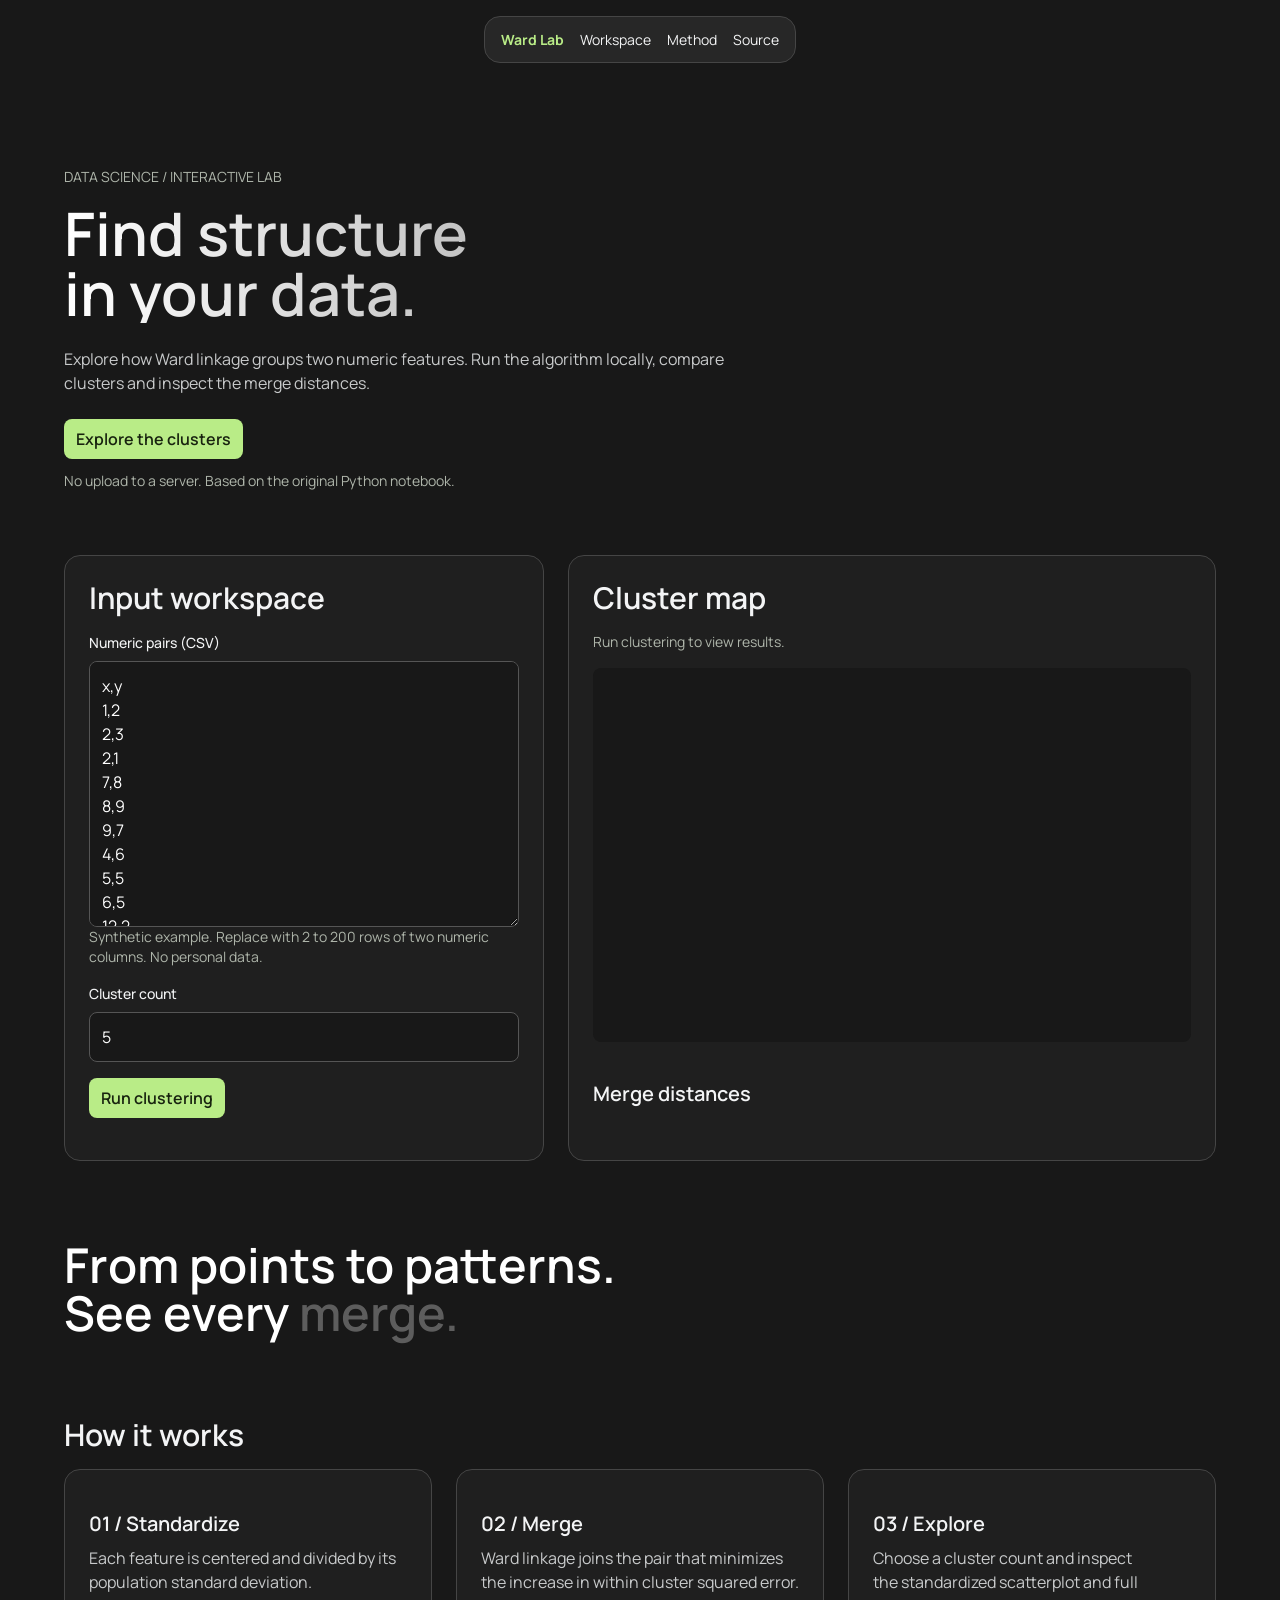
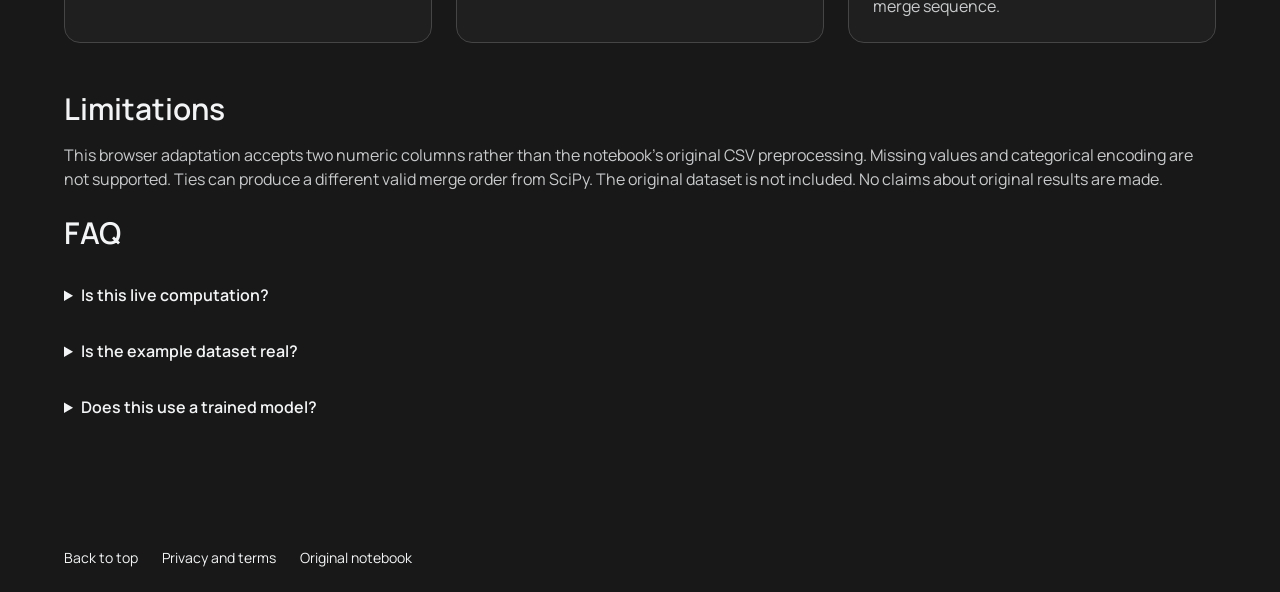
<file: web/index.html>
<!doctype html><html lang="en"><head><meta charset="utf-8"><meta name="viewport" content="width=device-width,initial-scale=1"><meta name="description" content="Explore Ward hierarchical clustering on numeric data, computed locally in your browser."><title>Ward Lab | Hierarchical clustering</title><link rel="icon" href="./favicon.svg" type="image/svg+xml"><link rel="stylesheet" href="./style.css"></head><body><a class="skip" href="#main">Skip to content</a><header><nav aria-label="Primary"><strong>Ward Lab</strong><a href="#workspace">Workspace</a><a href="#method">Method</a><a href="https://github.com/Rmadanmohamed/agglomerative-clustering-analysis">Source</a></nav></header><main id="main"><section class="hero"><p class="eyebrow">DATA SCIENCE / INTERACTIVE LAB</p><h1>Find structure in your data.</h1><p>Explore how Ward linkage groups two numeric features. Run the algorithm locally, compare clusters and inspect the merge distances.</p><a class="button" href="#workspace">Explore the clusters</a><p class="note">No upload to a server. Based on the original Python notebook.</p></section><section id="workspace" class="workspace"><div class="panel"><h2>Input workspace</h2><label for="data">Numeric pairs (CSV)</label><textarea id="data" rows="10" spellcheck="false">x,y
1,2
2,3
2,1
7,8
8,9
9,7
4,6
5,5
6,5
12,2
13,3
14,1</textarea><p class="note">Synthetic example. Replace with 2 to 200 rows of two numeric columns. No personal data.</p><label for="k">Cluster count</label><input id="k" type="number" min="2" max="10" value="5"><button id="run">Run clustering</button><p id="error" role="alert"></p></div><div class="panel"><h2>Cluster map</h2><p id="summary" role="status" class="note">Run clustering to view results.</p><svg id="plot" viewBox="0 0 480 300" role="img" aria-label="Standardized cluster scatterplot"></svg><div id="legend" class="legend"></div><h3>Merge distances</h3><ol id="merges"></ol></div></section><section class="tagline" aria-label="From points to patterns. See every merge."><p id="tagline">From points to patterns.<br>See every merge.</p></section><section id="method" class="method"><h2>How it works</h2><div class="steps"><article><h3>01 / Standardize</h3><p>Each feature is centered and divided by its population standard deviation.</p></article><article><h3>02 / Merge</h3><p>Ward linkage joins the pair that minimizes the increase in within cluster squared error.</p></article><article><h3>03 / Explore</h3><p>Choose a cluster count and inspect the standardized scatterplot and full merge sequence.</p></article></div><h2>Limitations</h2><p>This browser adaptation accepts two numeric columns rather than the notebook’s original CSV preprocessing. Missing values and categorical encoding are not supported. Ties can produce a different valid merge order from SciPy. The original dataset is not included. No claims about original results are made.</p><h2>FAQ</h2><details><summary>Is this live computation?</summary><p>Yes. Ward clustering is calculated from the supplied values in your browser.</p></details><details><summary>Is the example dataset real?</summary><p>No. It is synthetic and intended to show how the algorithm behaves.</p></details><details><summary>Does this use a trained model?</summary><p>No. Agglomerative clustering is an unsupervised algorithm executed on the input.</p></details></section></main><footer><a href="#main">Back to top</a><a href="./privacy.html">Privacy and terms</a><a href="https://github.com/Rmadanmohamed/agglomerative-clustering-analysis">Original notebook</a></footer><script type="module" src="./app.mjs"></script></body></html>
</file>
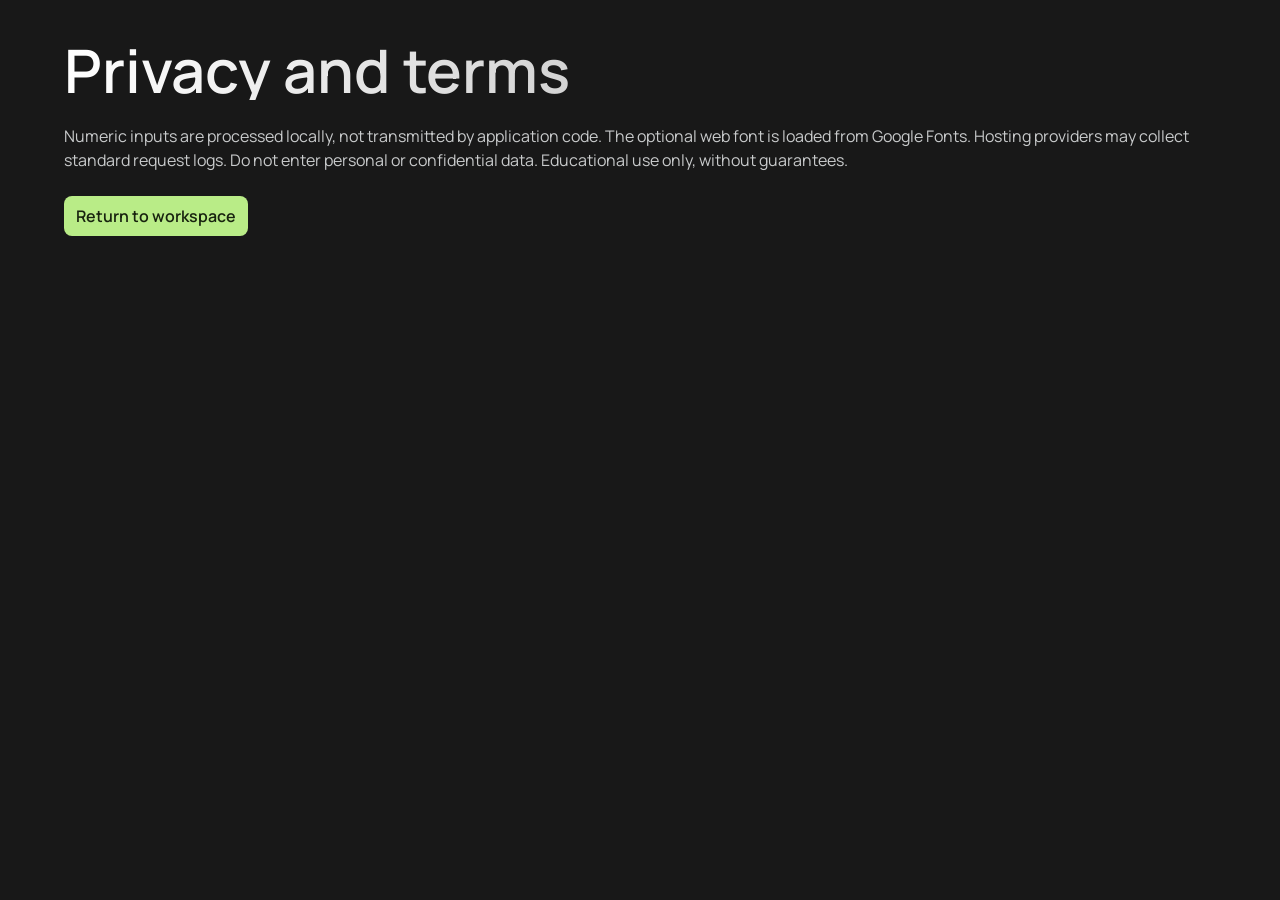
<file: web/privacy.html>
<!doctype html><html lang="en"><meta charset="utf-8"><meta name="viewport" content="width=device-width,initial-scale=1"><title>Ward Lab | Privacy and terms</title><link rel="stylesheet" href="./style.css"><main><h1>Privacy and terms</h1><p>Numeric inputs are processed locally, not transmitted by application code. The optional web font is loaded from Google Fonts. Hosting providers may collect standard request logs. Do not enter personal or confidential data. Educational use only, without guarantees.</p><a class="button" href="./index.html">Return to workspace</a></main></html>
</file>
<file: web/style.css>
@import url('https://fonts.googleapis.com/css2?family=Manrope:wght@400;500;600;700&display=swap');:root{font-family:Manrope,system-ui,sans-serif;color:#f3f4f5;background:#181818;line-height:1.5;--surface:#1f1f1f;--accent:#b9ec87;--curve:cubic-bezier(.22,1,.36,1)}*{box-sizing:border-box}body{margin:0}a{color:inherit;text-decoration:none}a:hover{text-decoration:underline}a:focus-visible,button:focus-visible,input:focus-visible,textarea:focus-visible{outline:2px solid var(--accent);outline-offset:4px}header{padding:16px;display:flex;justify-content:center}nav{display:flex;align-items:center;gap:16px;flex-wrap:wrap;justify-content:center;border:1px solid #454545;border-radius:16px;background:#272727;padding:12px 16px;font-size:14px}nav strong{color:var(--accent)}main,footer{max-width:1200px;margin:auto;padding:24px}.hero{padding:64px 0;max-width:680px}h1,h2,h3,p{margin:0;text-wrap:pretty}h1,h2,h3{text-wrap:balance;font-weight:600}h1{font-size:60px;line-height:1;background:linear-gradient(90deg,#fff,#9b9b9b);background-clip:text;color:transparent;margin:16px 0 24px}h2{font-size:30px;line-height:36px;margin-bottom:16px}h3{font-size:20px;line-height:28px;margin:16px 0 8px}p{font-size:16px;line-height:24px;color:#c8cacb}.eyebrow,.note{font-size:14px;line-height:20px;color:#aeb5aa}.button,button{display:inline-block;background:var(--accent);color:#18230f;border:0;border-radius:8px;padding:8px 12px;font:600 16px/24px Manrope,system-ui,sans-serif;cursor:pointer;transition:transform 500ms var(--curve),opacity 300ms var(--curve)}.button{margin:24px 0 12px}button:hover,.button:hover{opacity:.85}button:active,.button:active{transform:scale(.98)}.workspace,.steps{display:grid;grid-template-columns:1fr 1.35fr;gap:24px}.panel,article{min-width:0;border:1px solid #454545;border-radius:16px;background:var(--surface);padding:24px}label{display:block;font-size:14px;font-weight:500;margin:16px 0 8px}textarea,input{display:block;width:100%;border:1px solid #555;border-radius:8px;padding:12px;background:#181818;color:#fff;font:400 16px/24px Manrope,system-ui,sans-serif}textarea{resize:vertical}input{margin-bottom:16px}#error{color:#ffb4a9;margin-top:12px}#plot{width:100%;background:#181818;border-radius:8px;margin:16px 0}#merges{max-height:192px;overflow:auto;font-size:14px;color:#c8cacb;padding-left:24px}.legend{display:flex;gap:8px;flex-wrap:wrap;font-size:14px}.legend span{padding:4px 8px;border:1px solid #555;border-radius:8px}.tagline{padding:80px 0}.tagline p{font-size:48px;line-height:1;font-weight:600;color:#fff;max-width:680px}.tagline span{opacity:.3;transition:opacity 500ms var(--curve)}.tagline .visible{opacity:1}.method{padding-bottom:64px}.steps{grid-template-columns:repeat(3,1fr);margin-bottom:48px}.method>p{margin-bottom:24px}details{padding:16px 0}summary{cursor:pointer;font-weight:600}footer{display:flex;gap:24px;flex-wrap:wrap;font-size:14px}.skip{position:absolute;transform:translateY(-200%)}.skip:focus{transform:none;padding:12px;background:#181818;z-index:3}@media(max-width:700px){main,footer{padding:16px}.hero{padding:40px 0}h1{font-size:36px;line-height:40px}.workspace,.steps{grid-template-columns:1fr}.panel{padding:16px}.tagline p{font-size:36px;line-height:40px}}@media(prefers-reduced-motion:reduce){*,*::before,*::after{transition:none!important}.tagline span{opacity:1}}
</file>
